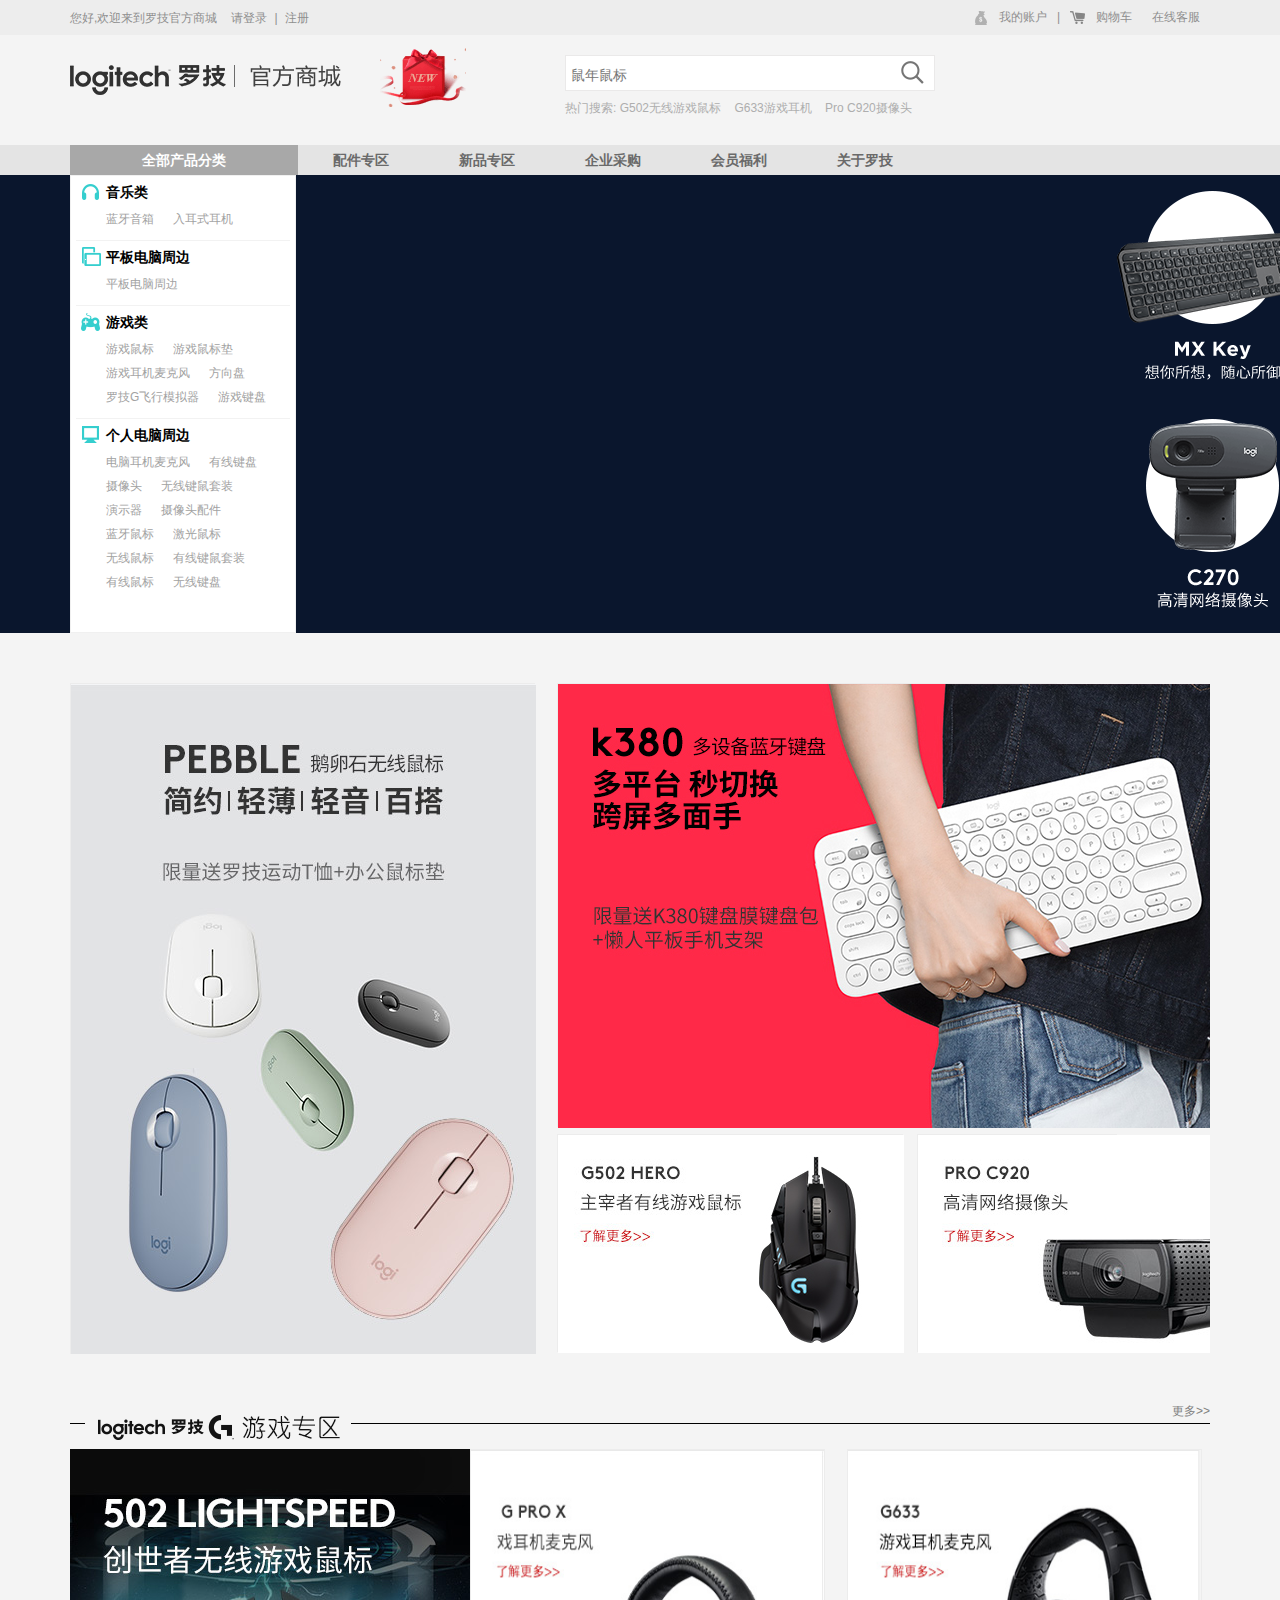
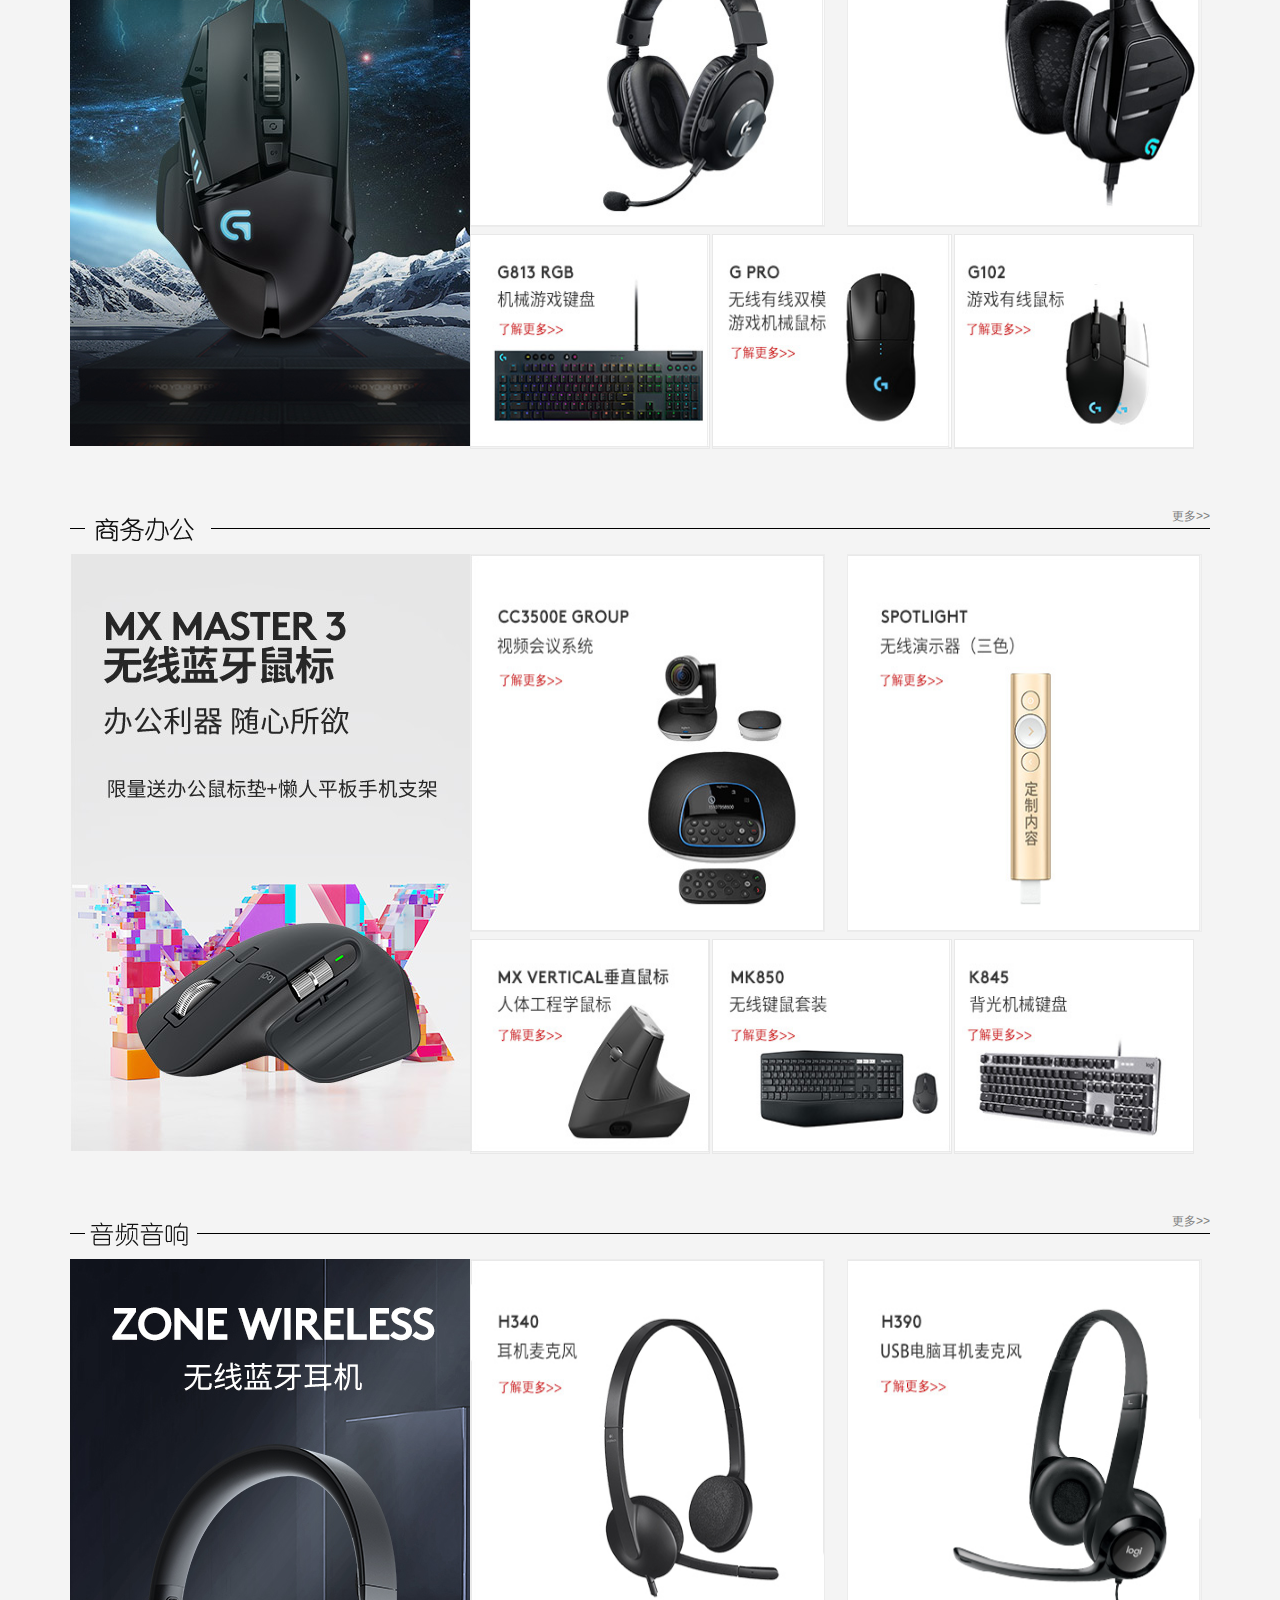
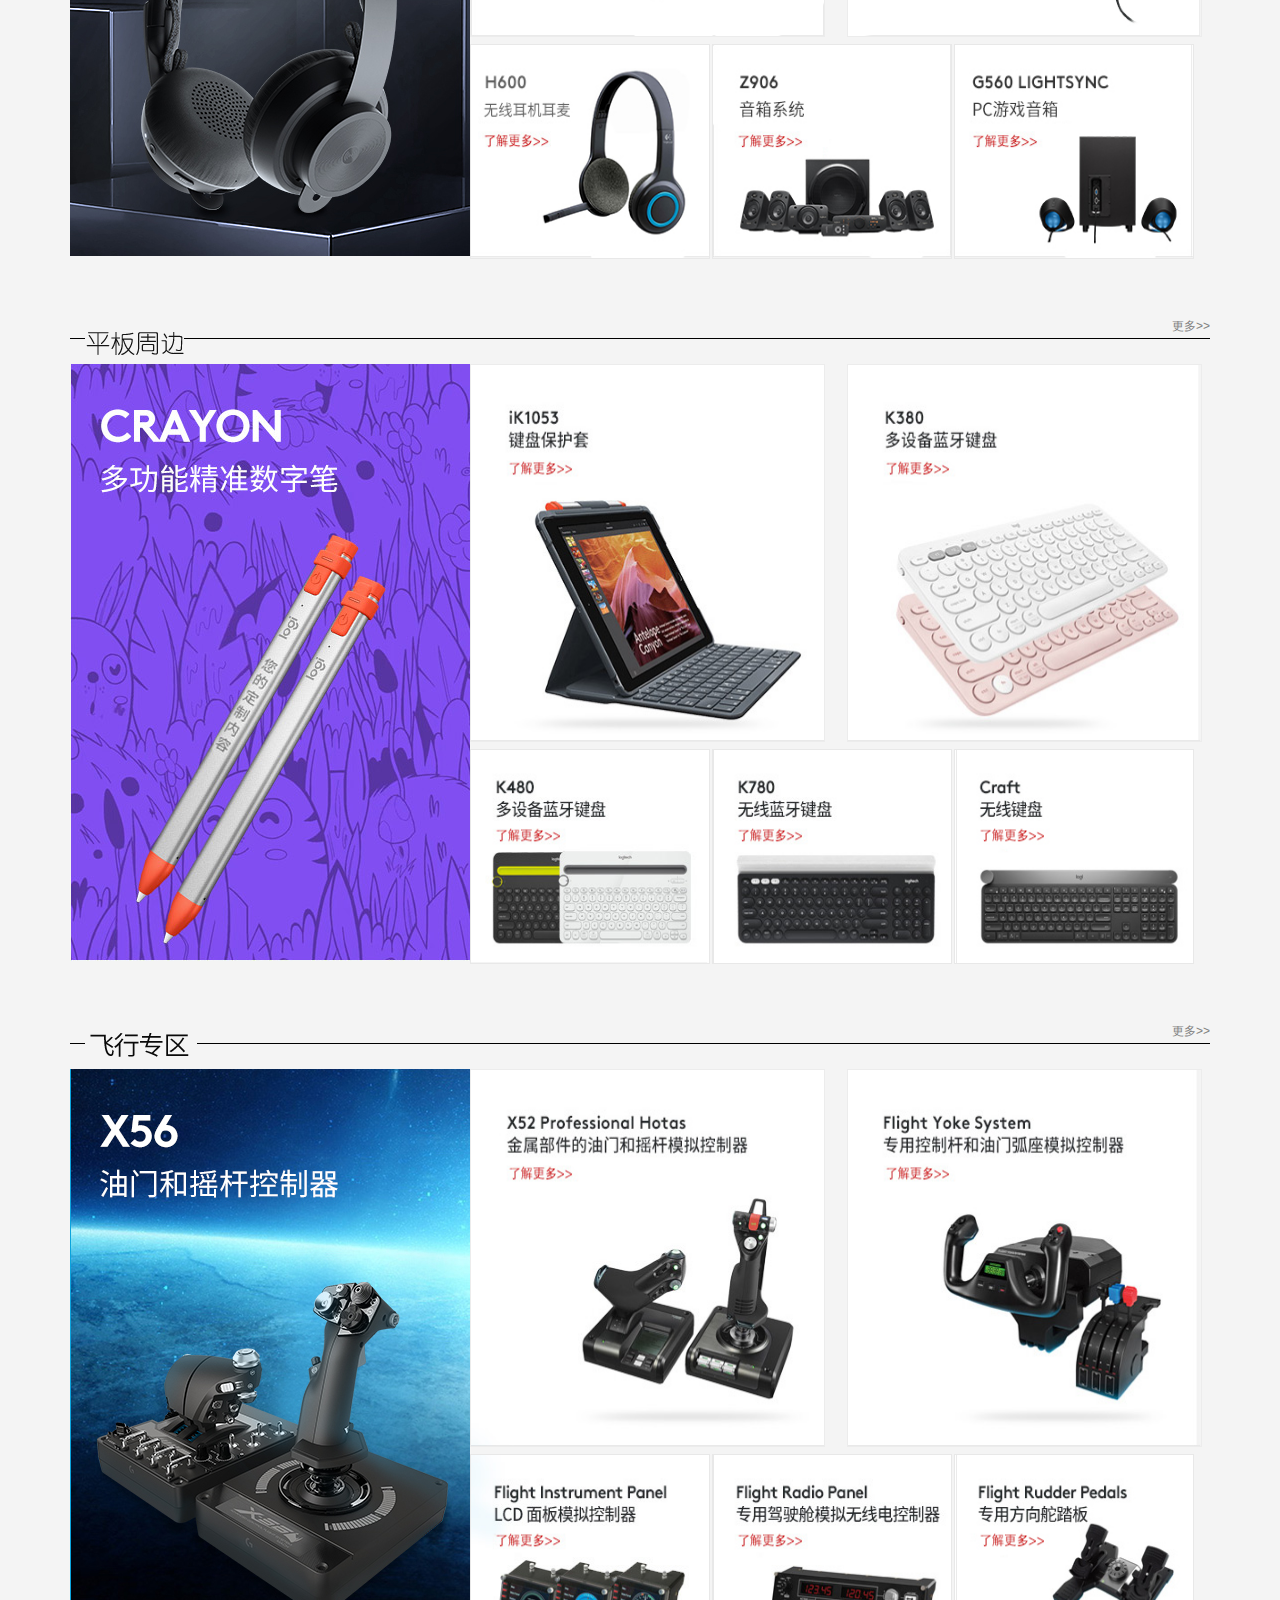
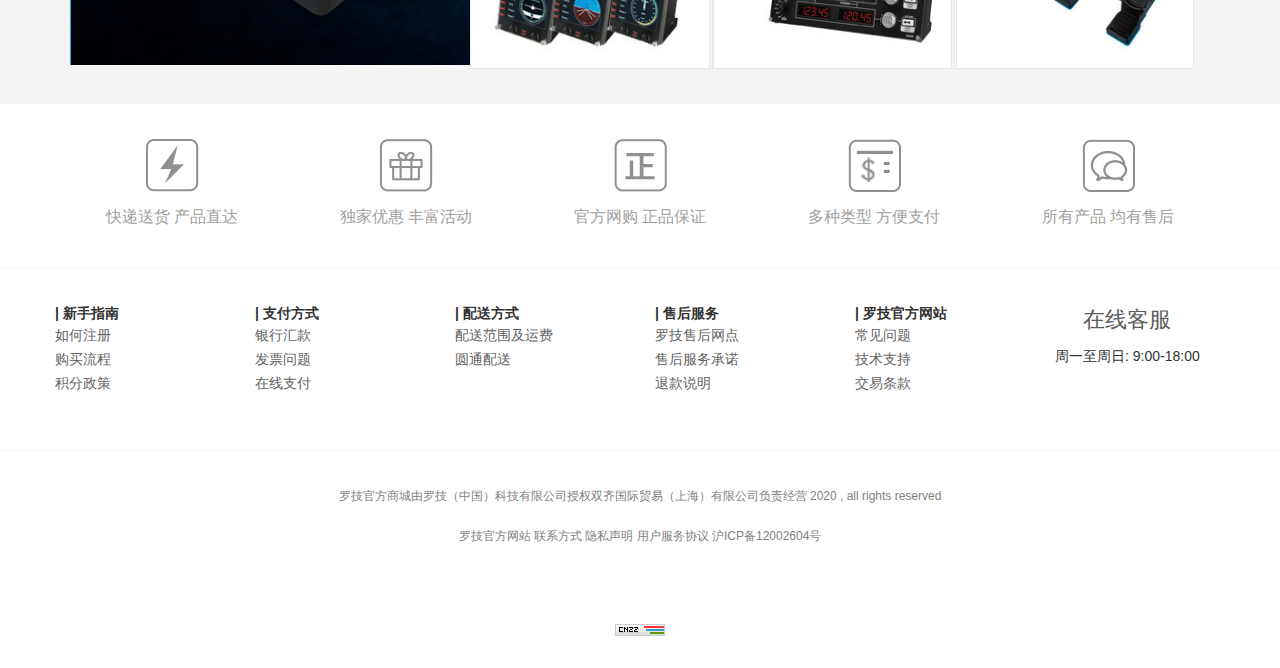
<file: html/index.html>
<!DOCTYPE html>
<html lang="en">
<head>
    <meta charset="UTF-8">
    <meta name="viewport" content="width=device-width, initial-scale=1.0">
    <title>Document</title>    
    <link rel="stylesheet" href="../css/reset.css">
    <link rel="stylesheet" href="../css/bootstrap.css" />
    <link rel="stylesheet" href="../css/index.css">
    <link rel="stylesheet" href="../css/swiper.css">
</head>
<body>
    <header class="header">
        <div class="top-bar">
        <div class="container">
            <div class="welcome">
                <span> 您好,欢迎来到罗技官方商城   &nbsp;&nbsp;</span>
                <a href="">请登录</a>
                <span>&nbsp;|&nbsp;</span>
                <a href="">注册</a>
            </div>
            <div class="right-rool">
                <a href="" class="zh"><span class="icon"></span>我的账户</a>
                <span class="f-l">|</span>
                <div class="gwc">
                    <a href=""><span class="icon-gwc"></span>购物车
                </a>
            </div>
            <a href="" class='zx'><span> 在线客服</span></a>
            </div>
        </div>
    </div>
    <div class="container header-wrap">
        <a href="" class="log"></a>
        <a href="" class="coupon"><img src="../img/新人注册.gif"></a>
        <div class="header-search">
            <div class="search-box">
                <input placeholder="鼠年鼠标" type="text" id="txtKeyName" autocomplete="off" style="width:370px">
                <a href="" class="search-sure"></a>
            </div>
            <p class="meat">               
                热门搜索:
                <a href="">G502无线游戏鼠标</a>
                <a href="">G633游戏耳机</a>
                <a href="">Pro C920摄像头</a>
            </p>
        </div>
    </div>
    </header>
    <!-- 头部结束 -->
    <nav class="nav-box">
        <div class="container">
            <ul class="nav clearfix">
                <li class="classify">
                    <a href="" class="f-a">全部产品分类</a>
                    <div class="fy-nav">
                        <dl>
                            <dt>
                                <a href=""><span class="icon-classify-03"></span>音乐类</a>
                            </dt>
                            <dd>
                                <a href="">蓝牙音箱</a>
                                <a href="">入耳式耳机</a>
                            </dd>
                            <dt>
                                <a href=""><span class="icon-classify-04"></span>平板电脑周边                                    </a>
                            </dt>
                            <dd>
                                <a href="">平板电脑周边</a>
                            </dd>
                            <dt>
                                <a href=""><span class="icon-classify-02"></span>游戏类 </a>
                            </dt>
                            <dd>
                                <a href="">游戏鼠标</a>
                                <a href="">游戏鼠标垫</a>
                                <a href="">游戏耳机麦克风</a>
                                <a href="">方向盘</a>
                                <a href="">罗技G飞行模拟器</a>
                                <a href="">游戏键盘</a>
                            </dd>
                            <dt>
                                <a href=""><span class="icon-classify-01"></span>个人电脑周边 </a>
                            </dt>
                            <dd>
                                <a href="">电脑耳机麦克风</a>
                                <a href="">有线键盘</a>
                                <a href="">摄像头</a>
                                <a href="">无线键鼠套装</a>
                                <a href="">演示器</a>
                                <a href="">摄像头配件</a>
                                <a href="">蓝牙鼠标</a>
                                <a href="">激光鼠标</a>
                                <a href="">无线鼠标</a>
                                <a href="">有线键鼠套装</a>
                                <a href="">有线鼠标</a>
                                <a href="">无线键盘</a>
                            </dd>
                        </dl>
                    </div>
                </li>
                <li><a href="" class="fr-a">配件专区</a></li>
                <li><a href="" class="fr-a">新品专区</a></li>
                <li><a href="" class="fr-a">企业采购</a></li>
                <li><a href="" class="fr-a">会员福利</a></li>
                <li><a href="" class="fr-a">关于罗技</a></li>
            </ul>
        </div>
    </nav>
    <!-- 导航结束 -->
    <section>
        <div class="banner">
            <div class="banner1">
                <div class="swiper-container swiper1">
                    <div class="swiper-wrapper">
                    </div>
                    <div class="swiper-pagination"></div>
                </div>
                <div class="left-banner">
                    <div class="left-box">
                        <a href=""><img src="../img/mxkey.png"></a>
                    </div>
                    <div class="left-box">
                        <a href=""><img src="../img/c270.png"></a>
                    </div>
                </div>
            </div>
        </div>    
    <!-- banner结束 -->
    <div class="container">
        <aside style="margin-bottom: 25px;"></aside>
        <div class="index-box">
            <ul>
                <li class="add-1">
                    <a href=""><img src="../img/G403.jpg"></a>
                </li>
                <li class="add-2">
                    <a href=""><img src="../img/syk380.jpg"></a>
                </li>
                <li class="add-3">
                    <a herf=""><img src="../img/g502.jpg"></a>
                </li>
                <li class="add-4">
                    <a href=""><img src="../img/K840.jpg"></a>
                </li>
            </ul>
        </div>
        <div class="index-box clearfix">
            <h3 class="index-title"><span><img src="../img/index-title-01.png"></span>
            <a href="" class="more">更多>></a></h3>
            <div class="index-content">
                <div class="index-left">
                    <a><img src="../img/赠品去掉.jpg"></a>
                </div>
                    <ul class="index-right">
                    <li class="add-1"><a><img src="../img/G302.jpg"></a></li>
                    <li class="add-2"><a><img src="../img/G500s.jpg"></a></li>
                    <li class="add-3"><a><img src="../img/G231.jpg"></a></li>
                    <li class="add-4"><a><img src="../img/G102.jpg"></a></li>
                    <li class="add-5"><a><img src="../img/G402.jpg"></a></li>
                </ul>
            </div>
        </div>
        <div class="index-box clearfix">
            <h3 class="index-title"><span><img src="../img/index-title-02.png"></span>
            <a href="" class="more">更多>></a></h3>
            <div class="index-content">
                <div class="index-left">
                    <a><img src="../img/SPOTLIGHT.jpg"></a>
                </div>
                    <ul class="index-right">
                    <li class="add-1"><a><img src="../img/G302-53.jpg"></a></li>
                    <li class="add-2"><a><img src="../img/G500s-54.jpg"></a></li>
                    <li class="add-3"><a><img src="../img/M238.jpg"></a></li>
                    <li class="add-4"><a><img src="../img/G100s.jpg"></a></li>
                    <li class="add-5"><a><img src="../img/C670i.jpg"></a></li>
                </ul>
            </div>
        </div>
        <div class="index-box clearfix">
            <h3 class="index-title"><span><img src="../img/index-title-03.png"></span>
            <a href="" class="more">更多>></a></h3>
            <div class="index-content">
                <div class="index-left">
                    <a><img src="../img/Zone-Wireless.jpg"></a>
                </div>
                    <ul class="index-right">
                    <li class="add-1"><a><img src="../img/h340.jpg"></a></li>
                    <li class="add-2"><a><img src="../img/h390.jpg"></a></li>
                    <li class="add-3"><a><img src="../img/h600.jpg"></a></li>
                    <li class="add-4"><a><img src="../img/z906.jpg"></a></li>
                    <li class="add-5"><a><img src="../img/g560.jpg"></a></li>
                </ul>
            </div>
        </div>
        <div class="index-box clearfix">
            <h3 class="index-title"><span><img src="../img/index-title-04.png"></span>
            <a href="" class="more">更多>></a></h3>
            <div class="index-content">
                <div class="index-left">
                    <a><img src="../img/G310.jpg"></a>
                </div>
                    <ul class="index-right">
                    <li class="add-1"><a><img src="../img/G302-71.jpg"></a></li>
                    <li class="add-2"><a><img src="../img/K780.jpg"></a></li>
                    <li class="add-3"><a><img src="../img/G130-73.jpg"></a></li>
                    <li class="add-4"><a><img src="../img/G100s-74.jpg"></a></li>
                    <li class="add-5"><a><img src="../img/G402-75.jpg"></a></li>
                </ul>
            </div>
        </div>
        <div class="index-box clearfix">
            <h3 class="index-title"><span><img src="../img/index-title-05.png"></span>
            <a href="" class="more">更多>></a></h3>
            <div class="index-content">
                <div class="index-left">
                    <a><img src="../img/G310 (1).jpg"></a>
                </div>
                    <ul class="index-right">
                    <li class="add-1"><a><img src="../img/3.jpg"></a></li>
                    <li class="add-2"><a><img src="../img/6.jpg"></a></li>
                    <li class="add-3"><a><img src="../img/2.jpg"></a></li>
                    <li class="add-4"><a><img src="../img/1.jpg"></a></li>
                    <li class="add-5"><a><img src="../img/c5.jpg"></a></li>
                </ul>
            </div>
        </div>
    </div>
    </section>
<footer>
    <div class="footer-wrap">
        <div class="container servers">
            <span><i class="servers-1"></i>快递送货 产品直达</span>
            <span><i class="servers-2"></i>独家优惠 丰富活动</span>
            <span><i class="servers-3"></i>官方网购 正品保证</span>
            <span><i class="servers-4"></i>多种类型 方便支付</span>
            <span><i class="servers-5"></i>所有产品 均有售后</span>
        </div>
    </div>
    <div class="footer-wrap">
        <div class="container help-box">
            <dl class="help-dl">
                <dt>|&nbsp;新手指南</dt>
                <dd><a href="">如何注册</a></dd>
                <dd><a href="">购买流程</a></dd>
                <dd><a href="">积分政策</a></dd>
            </dl>
            <dl class="help-dl">
                <dt>|&nbsp;支付方式</dt>
                <dd><a href="">银行汇款</a></dd>
                <dd><a href="">发票问题</a></dd>
                <dd><a href="">在线支付</a></dd>
            </dl>
            <dl class="help-dl">
                <dt>|&nbsp;配送方式</dt>
                <dd><a href="">配送范围及运费</a></dd>
                <dd><a href="">圆通配送</a></dd>
            </dl>
            <dl class="help-dl">
                <dt>|&nbsp;售后服务</dt>
                <dd><a href="">罗技售后网点</a></dd>
                <dd><a href="">售后服务承诺</a></dd>
                <dd><a href="">退款说明</a></dd>
            </dl>
            <dl class="help-dl">
                <dt>|&nbsp;罗技官方网站</dt>
                <dd><a href="">常见问题</a></dd>
                <dd><a href="">技术支持</a></dd>
                <dd><a href="">交易条款</a></dd>
            </dl>
            <div class="help-contact">
                <a class="user-a"><p class="p1">在线客服</p></a>
                <p class="p2">周一至周日: 9:00-18:00</p>
            </div>
        </div>
    </div>
    <div>
        <div class="container copyright">
            <p>罗技官方商城由罗技（中国）科技有限公司授权双齐国际贸易（上海）有限公司负责经营 2020 , all rights reserved</p>
            <p>
                <a style="color: #7f7f7f;" href="">罗技官方网站</a>
                <a style="color: #7f7f7f;" href="">联系方式</a>
                <a style="color: #7f7f7f;" href="">隐私声明</a>
                <a style="color: #7f7f7f;" href="">用户服务协议</a>
                <a style="color: #7f7f7f;" href="">沪ICP备12002604号</a>
            </p>
        </div>
        <div class="container copyright">
            <span><img src="../img/pic.gif"></span>
        </div>
    </div>
</footer>
</body>
<script src="../js/swiper.js"></script>
<script src="../js/bootstrap.js"></script>
 <script src="../js/jquery-1.8.3.min.js"></script>
<script src="../js/index.js"></script>
<script>
    var mySwiper= new Swiper('.swiper1',{
        loop:true,
        mousewheel:true,
        speed:1000,
        autoplay:{
            delay:2000
        },
        pagination:{
            el:'.swiper-pagination',
            clickable:true,
            renderBullet:function(index,className){
                return '<span class="'+className+'">'+(index+1)+'</span>'
            }
        }
    })
</script>
</html>
</file>
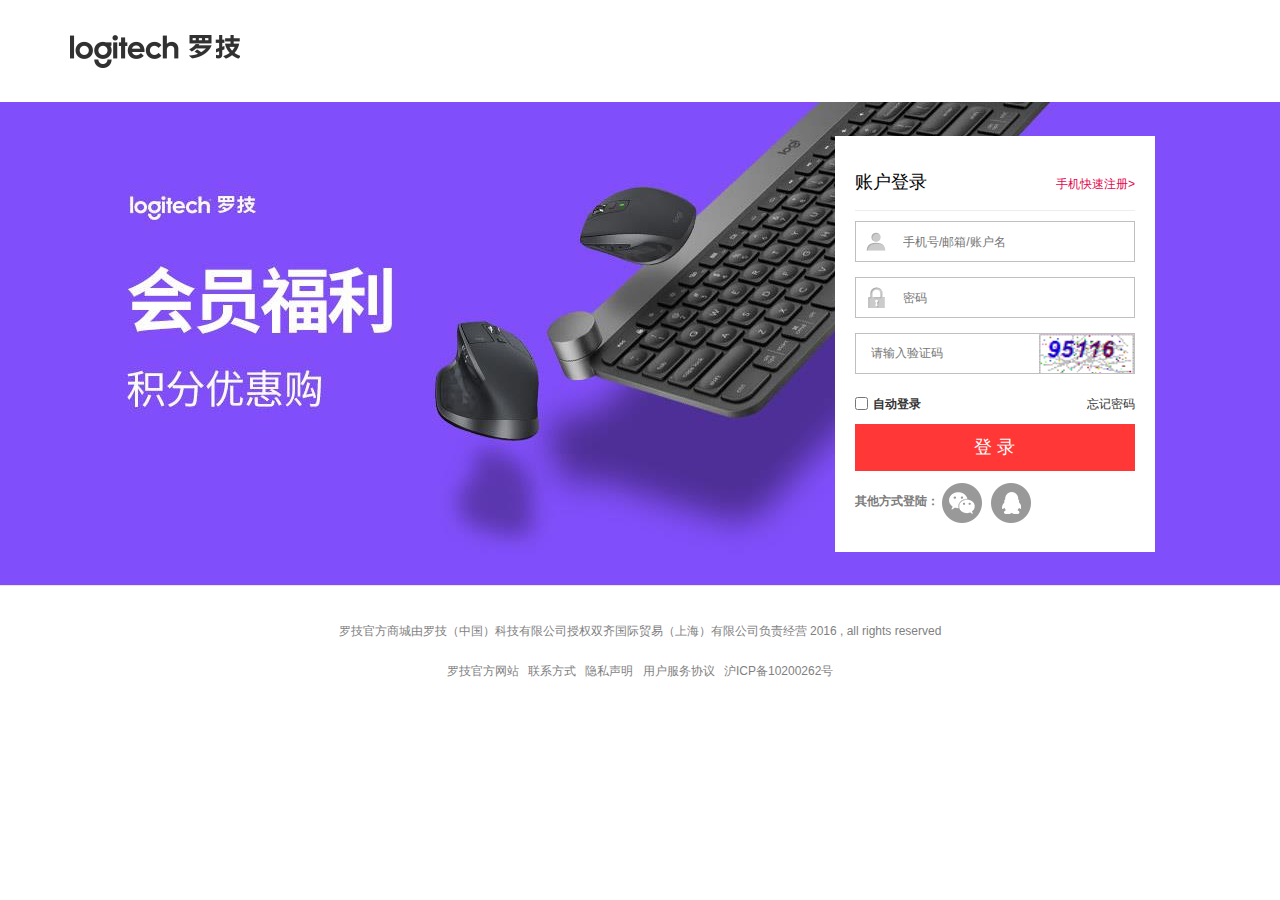
<file: html/login.html>
<!DOCTYPE html>
<html lang="en">
<head>
    <meta charset="UTF-8">
    <meta name="viewport" content="width=device-width, initial-scale=1.0">
    <title>Document</title>
    <link rel="stylesheet" href="../css/reset.css">
    <link rel="stylesheet" href="../css/bootstrap.css" />
    <link rel="stylesheet" href="../css/login.css" />
</head>
<body>
    <header>
        <div class="container">
            <a href=""></a>
        </div>
    </header>
    <section>
        <div class='bg'>
            <a href=""></a>
        </div>
        <div class="login-box">
            <h4 class="login-title"><span class="name">账户登录</span><a class="link-a" href="">手机快速注册&gt;</a> </h4>
            <div id="LoginFrom" class="login-form">
                <div class="form-list">
                    <input class="input-text" placeholder="手机号/邮箱/账户名" value="" id="txtCustomerID" type="text">
                    <i class="icon-login-user"></i>
                </div>
                <div class="form-list">
                    <input class="input-text" placeholder="密码" value="" id="txtPassword" type="password">
                    <i class="icon-login-password"></i>
                </div>
                <div id="c1"></div>
                <div class="form-list">
                    <input class="input-yzm" style="width: 100%;height:100%;border:0px;padding-left:15px" placeholder="请输入验证码" id="txtYXYZM" type="text" autocomplete="off">
                    <img id="imgcode" alt="验证码" width="95" height="41" src="../img/Coptcha.gif" style="position:absolute;right:0px;top:0px">
                </div>
            </div>
            <div>
            <p class="login-tool">
                <label class="label-check"><input type="checkbox">自动登录</label>
                <a class="link-a" href="">忘记密码</a>
                <a class="user-default-btn" href="">登     录</a>
            </p>
        </div>
        <div class="other-login">
            <label class="label-text">其他方式登陆：</label>
            <a class="icon-login-wx"href="" id="linkBtnLgWX"></a>
            <a class="icon-login-qq"href="" id="linkBtnLgQQ"></a>
            </div>
        </div>
        
    </section>

    <footer class="footer-box">
        <div class="container">
            <p>罗技官方商城由罗技（中国）科技有限公司授权双齐国际贸易（上海）有限公司负责经营 2016 , all rights reserved</p>
            <p>
                <a href="" >罗技官方网站</a>
                <a href="" >联系方式</a>
                <a href="">隐私声明</a>
                <a href="" >用户服务协议</a>
                <a href="" >沪ICP备10200262号</a>
            </p>
        </div>
</body>
<script src="../js/bootstrap.js"></script>
 <script src="../js/jquery-1.8.3.min.js"></script>
<script src="../js/index.js"></script>
</html>
</file>
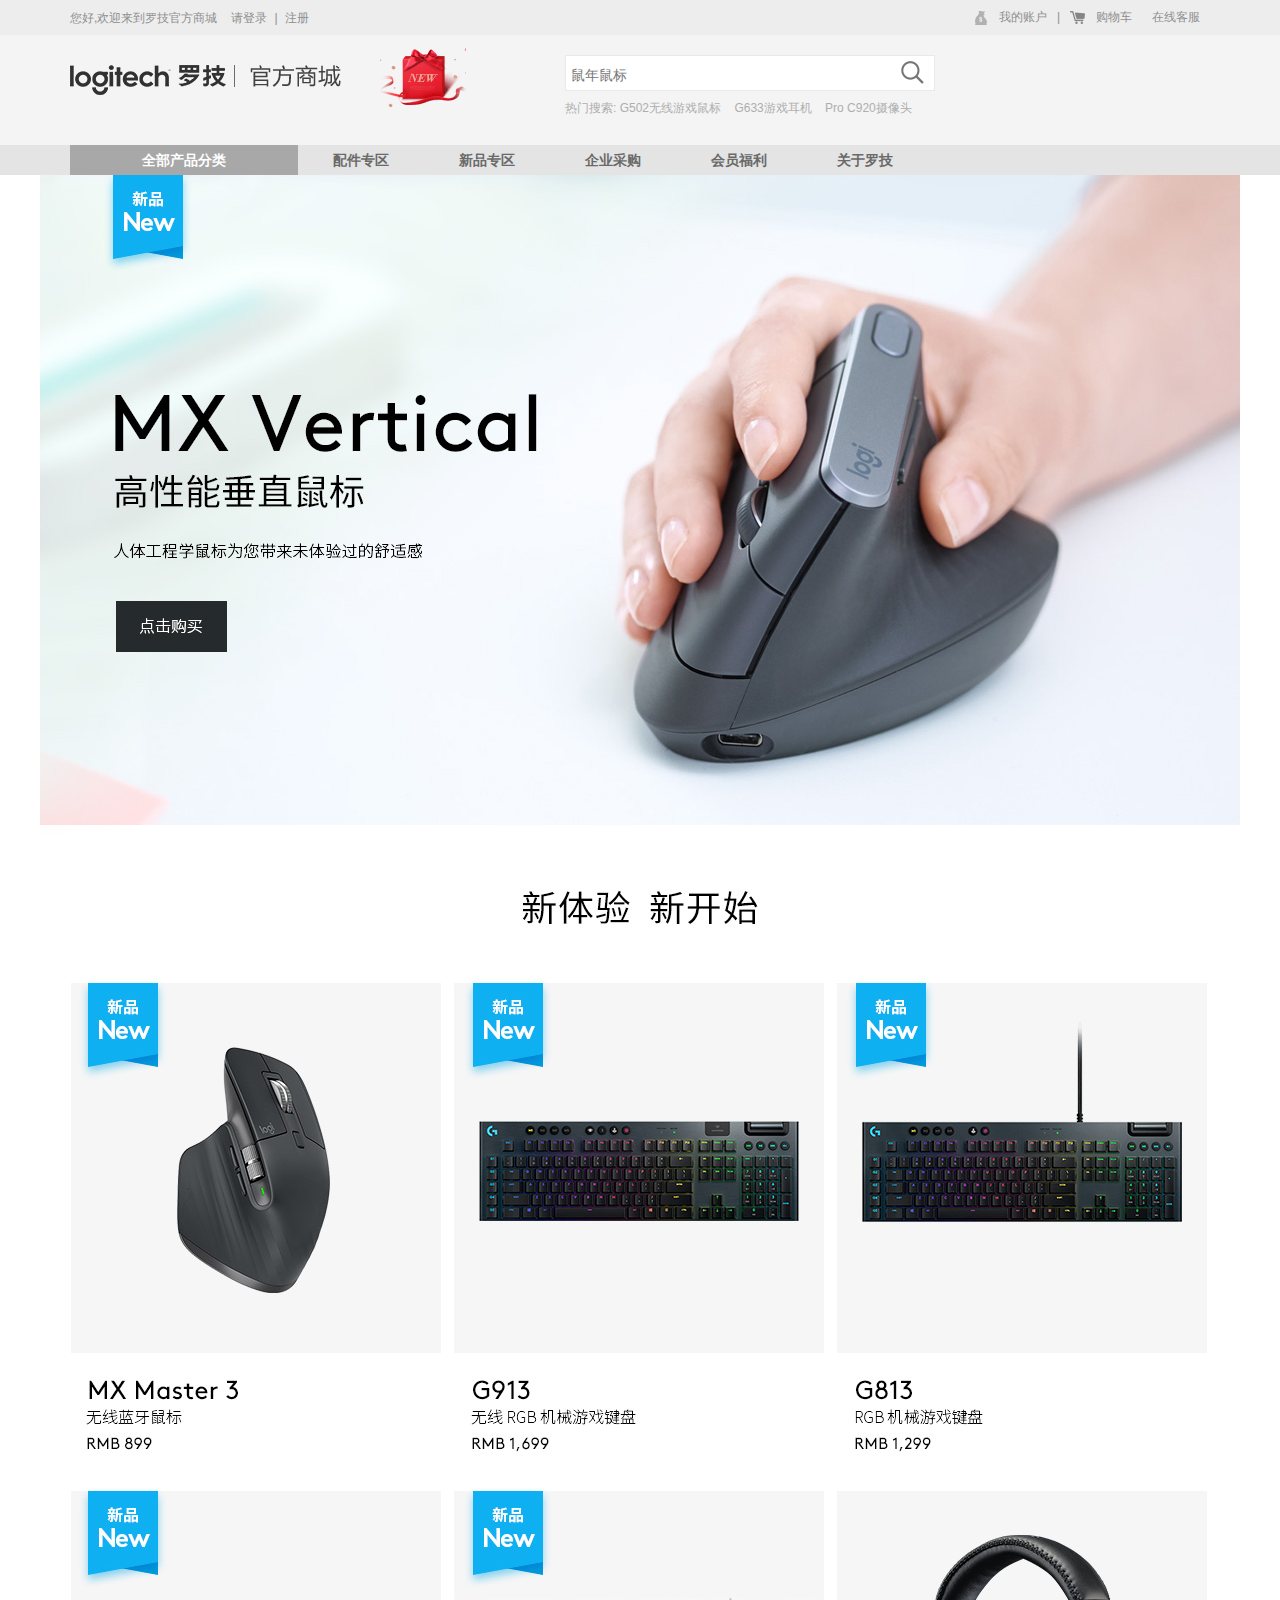
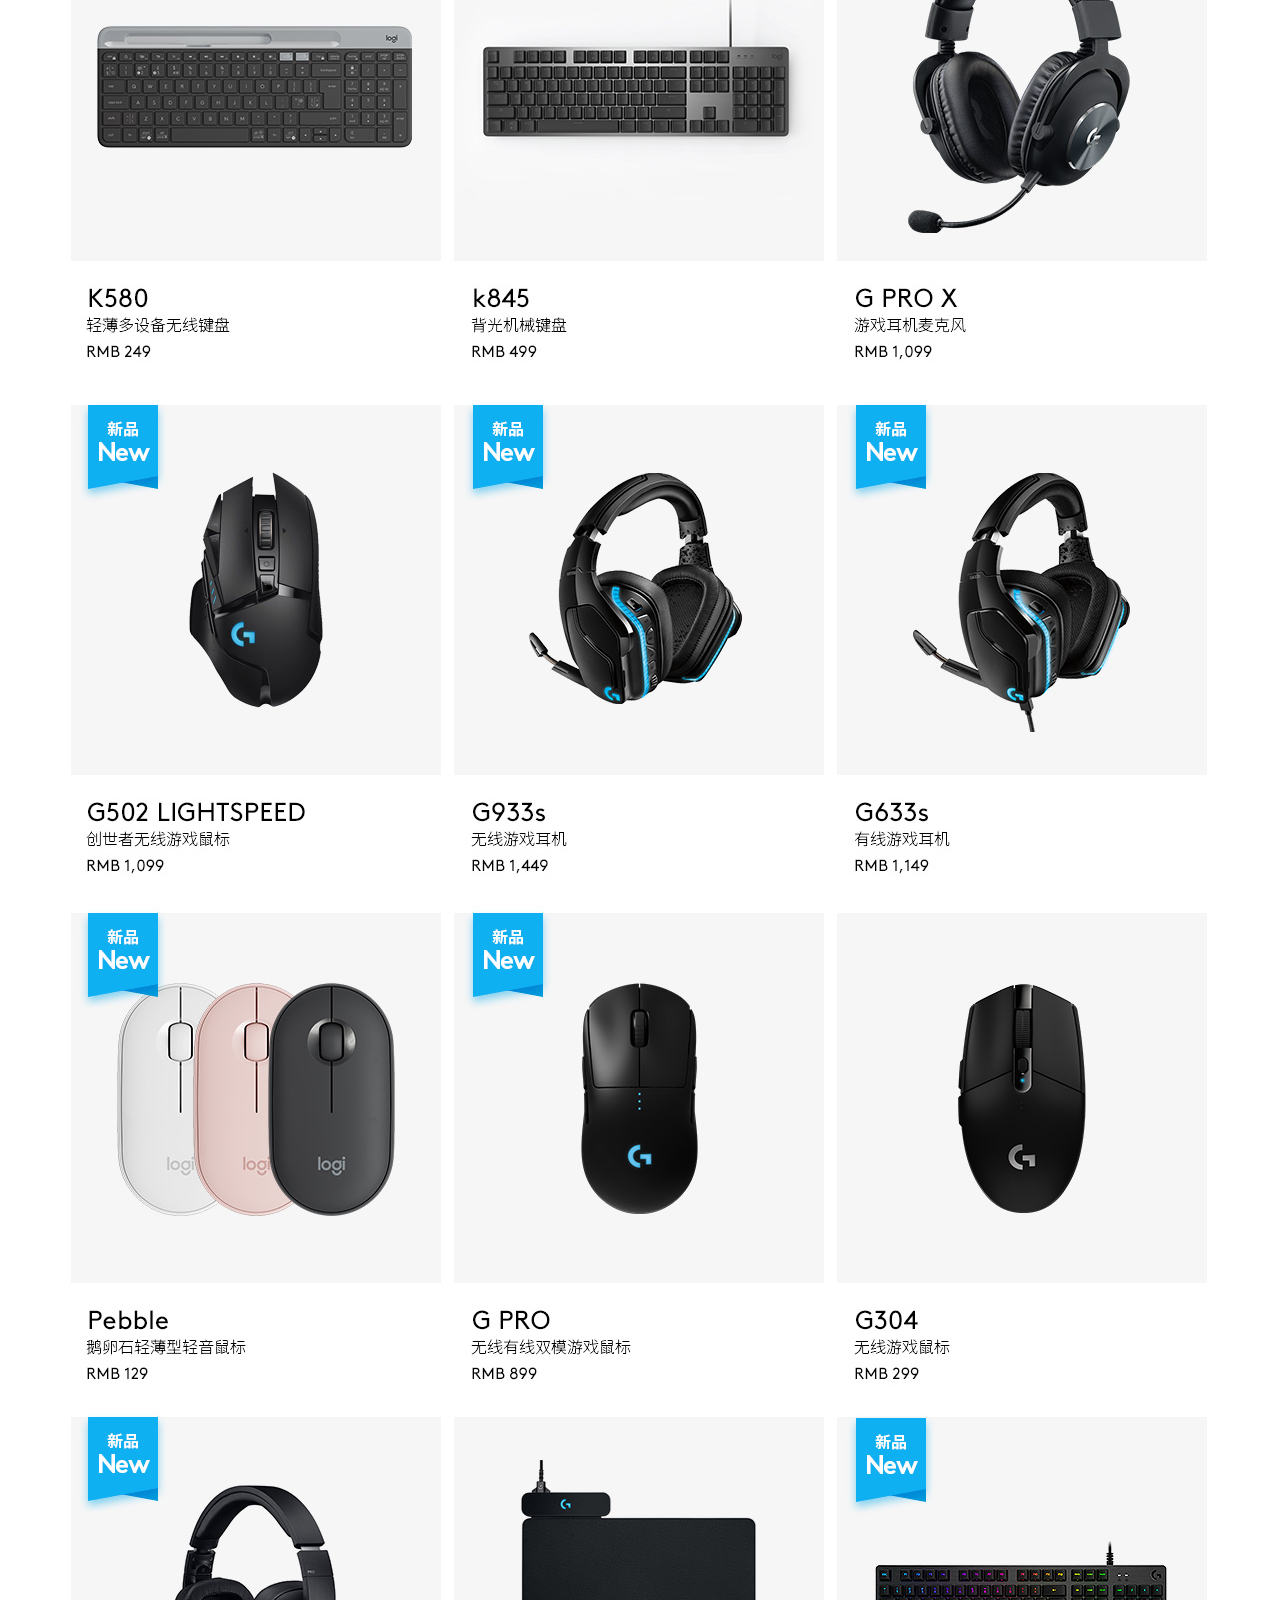
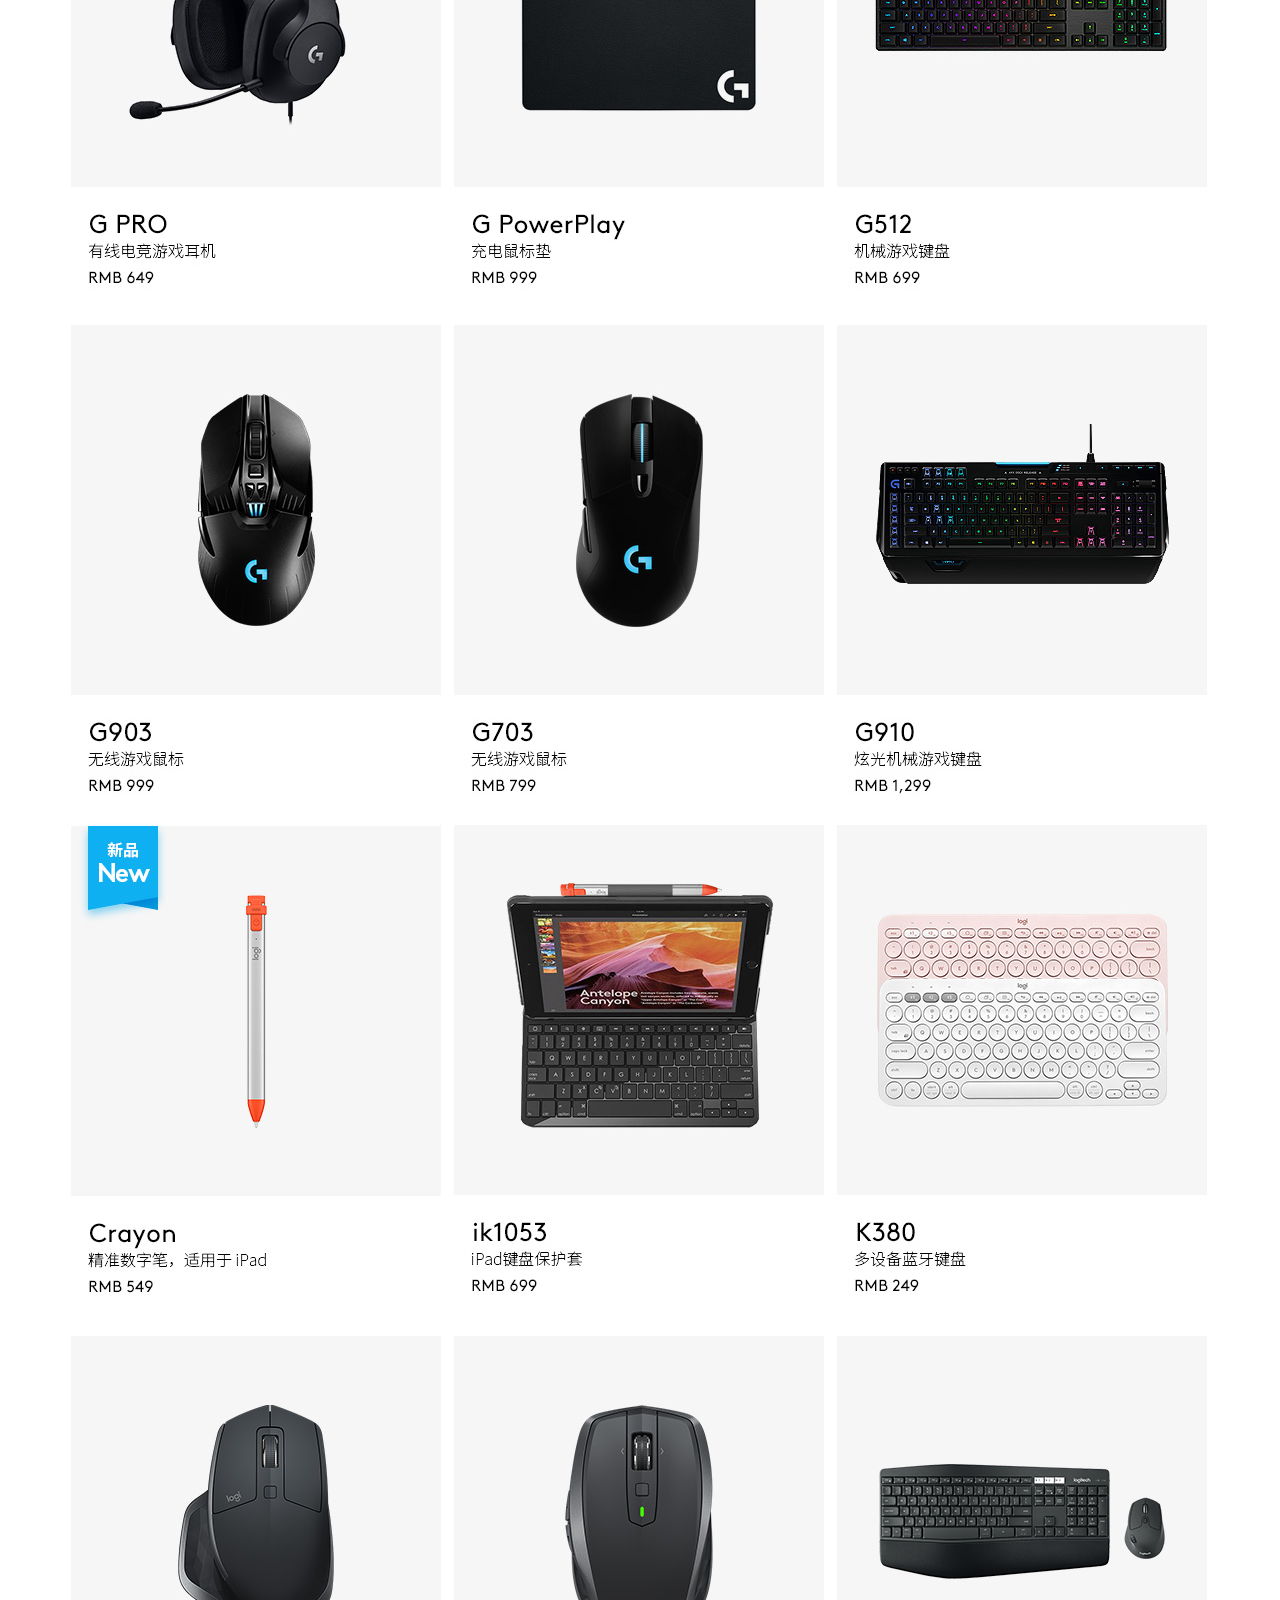
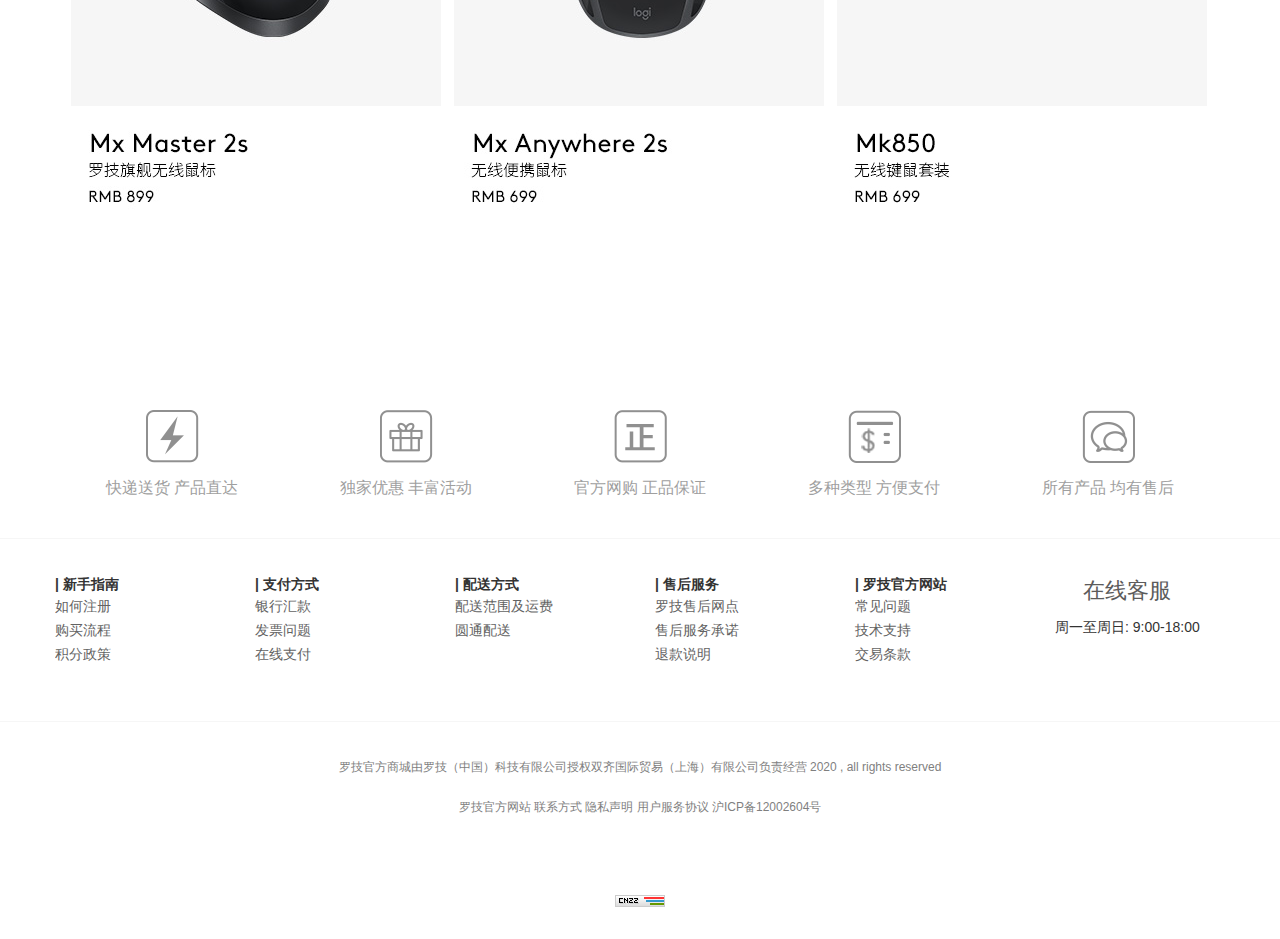
<file: html/new.html>
<!DOCTYPE html>
<html lang="en">
<head>
    <meta charset="UTF-8">
    <meta name="viewport" content="width=device-width, initial-scale=1.0">
    <title>Document</title>    
    <link rel="stylesheet" href="../css/reset.css">
    <link rel="stylesheet" href="../css/bootstrap.css" />
    <link rel="stylesheet" href="../css/index.css">
    <link rel="stylesheet" href="../css/swiper.css">
</head>
<body>
    <header class="header">
        <div class="top-bar">
        <div class="container">
            <div class="welcome">
                <span> 您好,欢迎来到罗技官方商城   &nbsp;&nbsp;</span>
                <a href="">请登录</a>
                <span>&nbsp;|&nbsp;</span>
                <a href="">注册</a>
            </div>
            <div class="right-rool">
                <a href="" class="zh"><span class="icon"></span>我的账户</a>
                <span class="f-l">|</span>
                <div class="gwc">
                    <a href=""><span class="icon-gwc"></span>购物车
                </a>
            </div>
            <a href="" class='zx'><span> 在线客服</span></a>
            </div>
        </div>
    </div>
    <div class="container header-wrap">
        <a href="" class="log"></a>
        <a href="" class="coupon"><img src="../img/新人注册.gif"></a>
        <div class="header-search">
            <div class="search-box">
                <input placeholder="鼠年鼠标" type="text" id="txtKeyName" autocomplete="off" style="width:370px">
                <a href="" class="search-sure"></a>
            </div>
            <p class="meat">               
                热门搜索:
                <a href="">G502无线游戏鼠标</a>
                <a href="">G633游戏耳机</a>
                <a href="">Pro C920摄像头</a>
            </p>
        </div>
    </div>
    </header>
    <!-- 头部结束 -->
    <nav class="nav-box">
        <div class="container">
            <ul class="nav clearfix">
                <li class="classify">
                    <a href="" class="f-a">全部产品分类</a>
                    <div class="fy-nav" style="display: none;">
                        <dl>
                            <dt>
                                <a href=""><span class="icon-classify-03"></span>音乐类</a>
                            </dt>
                            <dd>
                                <a href="">蓝牙音箱</a>
                                <a href="">入耳式耳机</a>
                            </dd>
                            <dt>
                                <a href=""><span class="icon-classify-04"></span>平板电脑周边                                    </a>
                            </dt>
                            <dd>
                                <a href="">平板电脑周边</a>
                            </dd>
                            <dt>
                                <a href=""><span class="icon-classify-02"></span>游戏类 </a>
                            </dt>
                            <dd>
                                <a href="">游戏鼠标</a>
                                <a href="">游戏鼠标垫</a>
                                <a href="">游戏耳机麦克风</a>
                                <a href="">方向盘</a>
                                <a href="">罗技G飞行模拟器</a>
                                <a href="">游戏键盘</a>
                            </dd>
                            <dt>
                                <a href=""><span class="icon-classify-01"></span>个人电脑周边 </a>
                            </dt>
                            <dd>
                                <a href="">电脑耳机麦克风</a>
                                <a href="">有线键盘</a>
                                <a href="">摄像头</a>
                                <a href="">无线键鼠套装</a>
                                <a href="">演示器</a>
                                <a href="">摄像头配件</a>
                                <a href="">蓝牙鼠标</a>
                                <a href="">激光鼠标</a>
                                <a href="">无线鼠标</a>
                                <a href="">有线键鼠套装</a>
                                <a href="">有线鼠标</a>
                                <a href="">无线键盘</a>
                            </dd>
                        </dl>
                    </div>
                </li>
                <li><a href="" class="fr-a">配件专区</a></li>
                <li><a href="" class="fr-a">新品专区</a></li>
                <li><a href="" class="fr-a">企业采购</a></li>
                <li><a href="" class="fr-a">会员福利</a></li>
                <li><a href="" class="fr-a">关于罗技</a></li>
            </ul>
        </div>
    </nav>
    <!-- 导航结束 -->
    <div align="center">
        <table class="ke-zeroborder" width="1200">
            <tbody>
                <tr>
                    <td><a href=""><img src="../img/xinpin_01.jpg"></a></td>
                </tr>
            </tbody>
        </table>
        <table class="ke-zeroborder">
            <tbody>
                <tr>
                    <td><a href=""><img src="../img/xinpin_02.jpg"></a></td>
                    <td><a href=""><img src="../img/xinpin_03.jpg"></a></td>
                    <td><a href=""><img src="../img/xinpin_04.jpg"></a></td>
                </tr>
            </tbody>
        </table>
        <table class="ke-zeroborder">
            <tbody>
                <tr>
                    <td><a href=""><img src="../img/xinpin_05.jpg"></a></td>
                    <td><a href=""><img src="../img/xinpin_06.jpg"></a></td>
                    <td><a href=""><img src="../img/xinpin_07.jpg"></a></td>
                </tr>
            </tbody>
        </table>
        <table class="ke-zeroborder">
            <tbody>
                <tr>
                    <td><a href=""><img src="../img/xinpin_08.jpg"></a></td>
                    <td><a href=""><img src="../img/xinpin_09.jpg"></a></td>
                    <td><a href=""><img src="../img/xinpin_10.jpg"></a></td>
                </tr>
            </tbody>
        </table>
        <table class="ke-zeroborder">
            <tbody>
                <tr>
                    <td><a href=""><img src="../img/xinpin_11.jpg"></a></td>
                    <td><a href=""><img src="../img/xinpin_12.jpg"></a></td>
                    <td><a href=""><img src="../img/xinpin_13.jpg"></a></td>
                </tr>
            </tbody>
        </table>
        <table class="ke-zeroborder">
            <tbody>
                <tr>
                    <td><a href=""><img src="../img/xinpin_14.jpg"></a></td>
                    <td><a href=""><img src="../img/xinpin_15.jpg"></a></td>
                    <td><a href=""><img src="../img/xinpin_16.jpg"></a></td>
                </tr>
            </tbody>
        </table>
        <table class="ke-zeroborder">
            <tbody>
                <tr>
                    <td><a href=""><img src="../img/xinpin_17.jpg"></a></td>
                    <td><a href=""><img src="../img/xinpin_18.jpg"></a></td>
                    <td><a href=""><img src="../img/xinpin_19.jpg"></a></td>
                </tr>
            </tbody>
        </table>
        <table class="ke-zeroborder">
            <tbody>
                <tr>
                    <td><a href=""><img src="../img/xinpin_20.jpg"></a></td>
                    <td><a href=""><img src="../img/xinpin_21.jpg"></a></td>
                    <td><a href=""><img src="../img/xinpin_22.jpg"></a></td>
                </tr>
            </tbody>
        </table>
        <table class="ke-zeroborder">
            <tbody>
                <tr>
                    <td><a href=""><img src="../img/xinpin_23.jpg"></a></td>
                    <td><a href=""><img src="../img/xinpin_24.jpg"></a></td>
                    <td><a href=""><img src="../img/xinpin_25.jpg"></a></td>
                </tr>
            </tbody>
        </table>
    </div>
<footer>
    <div class="footer-wrap">
        <div class="container servers">
            <span><i class="servers-1"></i>快递送货 产品直达</span>
            <span><i class="servers-2"></i>独家优惠 丰富活动</span>
            <span><i class="servers-3"></i>官方网购 正品保证</span>
            <span><i class="servers-4"></i>多种类型 方便支付</span>
            <span><i class="servers-5"></i>所有产品 均有售后</span>
        </div>
    </div>
    <div class="footer-wrap">
        <div class="container help-box">
            <dl class="help-dl">
                <dt>|&nbsp;新手指南</dt>
                <dd><a href="">如何注册</a></dd>
                <dd><a href="">购买流程</a></dd>
                <dd><a href="">积分政策</a></dd>
            </dl>
            <dl class="help-dl">
                <dt>|&nbsp;支付方式</dt>
                <dd><a href="">银行汇款</a></dd>
                <dd><a href="">发票问题</a></dd>
                <dd><a href="">在线支付</a></dd>
            </dl>
            <dl class="help-dl">
                <dt>|&nbsp;配送方式</dt>
                <dd><a href="">配送范围及运费</a></dd>
                <dd><a href="">圆通配送</a></dd>
            </dl>
            <dl class="help-dl">
                <dt>|&nbsp;售后服务</dt>
                <dd><a href="">罗技售后网点</a></dd>
                <dd><a href="">售后服务承诺</a></dd>
                <dd><a href="">退款说明</a></dd>
            </dl>
            <dl class="help-dl">
                <dt>|&nbsp;罗技官方网站</dt>
                <dd><a href="">常见问题</a></dd>
                <dd><a href="">技术支持</a></dd>
                <dd><a href="">交易条款</a></dd>
            </dl>
            <div class="help-contact">
                <a class="user-a"><p class="p1">在线客服</p></a>
                <p class="p2">周一至周日: 9:00-18:00</p>
            </div>
        </div>
    </div>
    <div>
        <div class="container copyright">
            <p>罗技官方商城由罗技（中国）科技有限公司授权双齐国际贸易（上海）有限公司负责经营 2020 , all rights reserved</p>
            <p>
                <a style="color: #7f7f7f;" href="">罗技官方网站</a>
                <a style="color: #7f7f7f;" href="">联系方式</a>
                <a style="color: #7f7f7f;" href="">隐私声明</a>
                <a style="color: #7f7f7f;" href="">用户服务协议</a>
                <a style="color: #7f7f7f;" href="">沪ICP备12002604号</a>
            </p>
        </div>
        <div class="container copyright">
            <span><img src="../img/pic.gif"></span>
        </div>
    </div>
</footer>
</body>
<script src="../js/swiper.js"></script>
<script src="../js/bootstrap.js"></script>
 <script src="../js/jquery-1.8.3.min.js"></script>
<script src="../js/index.js"></script>
<script>
    $(document).ready(function(){
        $(".f-a").mouseover(function(){
            $(".fy-nav").css({"dispaly":"block"})
        })
        $(".fy-nav").mouseout(function(){
            $(".fy-nav").css({"display":"none"})
        })
    })
</script>
</html>
</file>
<file: css/index.css>
a:hover{
    text-decoration: none;
}
.header{
    top: 0;
    position: relative;
    height: 145px;
    z-index: 1000;
    background-color:#f4f4f4;;
}
.header .top-bar {
    position: relative;
    background: #ededed;
    height: 35px;
    line-height: 35px;
    color: #8f8f8f;
    z-index: 10;
}
.top-bar .welcome{
    /* display: inline; */
    float: left;
}
.top-bar span,.top-bar a{
    line-height: 35px;
    color: #8f8f8f;
    font-size: 12px;
}
.right-rool{
    /* display: inline; */
    float: right;
}
.right-rool .icon{
    display: inline-block;
    width: 16px;
    height: 16px;
    vertical-align: middle;
    margin-right: 10px;
    background: url(../img/icon-account.png) no-repeat;
}
.right-rool .gwc{
    position: relative;
    float: left;
    z-index: 10;
}
.f-l{
        float: left;
}
.right-rool .zh{
    float: left;
    color: #8f8f8f;
    margin: 0 10px;
    position: relative;
}
.right-rool .gwc a{
    float: left;
    color: #8f8f8f;
    margin: 0 10px;
    position: relative;
}
.gwc .icon-gwc{
    display: inline-block;
    width: 16px;
    height: 16px;
    vertical-align: middle;
    margin-right: 10px;
    background: url(../img/icon-cart.png) no-repeat;
    margin-top: -2px;
    position: relative;
}
.zx{
    float: left;
    color: #8f8f8f;
    margin: 0 10px;
    position: relative;
}
.header-wrap{
    padding: 15px 0;
    height: 80px;
}
.header-wrap .log{
    float: left;
    margin-right: 0px;
    margin-left: 5px;
    width: 315px;
    height: 60px;
    background: url(../img/logo.png) no-repeat;    
    /* display: inline; */
}
.coupon {
    width: 180px;
    height: 60px;
    margin-left: 0px;
    margin-right: 10px;
    margin-top: -3px;
    float: left;
    /* display: inline; */
}
.header-search{
    float: left;
    position: relative;
    width: 370px;
    padding-top: 5px;
}
.header-search .search-box{
    position: relative;
    width: 370px;
    height: 36px;
    overflow: hidden;
    border: 1px solid #eae9e9;
}
.search-box input{
    position: absolute;
    left: 0;
    top: 0;
    padding-left: 5px;
    height: 37px;
    line-height: 35px;
    border: 0;
    background: #fff;
}
.search-box .search-sure{
    position: absolute;
    right: 10px;
    top: 5px;
    display: inline-block;
    width: 23px;
    height: 23px;
    background: url(../img/icon-header-search.png) no-repeat;
}
.meat{
    padding-top: 5px;
    line-height: 25px;
    color: #aeaeae;
    font-size: 12px;
}
.meat a{
    color: #aeaeae;
    margin-right: 10px;
}
.clearfix {
    zoom: 1;
}
.nav-box{
    height: 30px;
    background: #e4e4e4;
}
.nav-box .nav{
    height: 100%;
    position: relative;
    z-index: 2;
}
.nav-box .nav li{
    position: relative;
    float: left;
    height: 30px;
}
.nav li .f-a{
    background: #a8a8a8;
    text-decoration: none;
    color: #fff;
    width: 228px;
    position: relative;
    padding: 0;
    text-align: center;
}
.nav-box .nav li a.f-a {
    display: block;
    height: 30px;
    line-height: 30px;
    font-size: 14px;
    font-weight: bold;
}
.nav > li > a:hover, .nav > li > a:focus {
    text-decoration: none;
    background-color: #a8a8a8;
}
.fy-nav{
    position: absolute;
    top: 100%;
    left: 0;
    background: #fff;
    border: 1px solid #f0f0f0;
    height: 458px;
    width: 226px;
}
.nav dd a:hover{
    text-decoration: underline !important;
    color: #ff5d5e !important;
}
.nav dt a:hover{
    color: #000 !important;
}
.fy-nav dl{
    padding: 0px 5px;
    overflow: hidden;
}
.fy-nav dl dt{
    margin-top: -1px;
}
.fy-nav dl dt a{
    display: block;
    height: 32px;
    line-height: 32px;
    color: #000000;
    border-top: 1px solid #f2f2f2;
}
.icon-classify-03{
    background: url(../img/icon-classify-03.png) no-repeat;

}
.fy-nav dl dt a span{
    display: inline-block;
    vertical-align: middle;
    margin: -3px 5px 0 5px;
    width: 20px;
    height: 20px; 
}
.fy-nav dl dd{
    padding: 0px 0 5px 30px;
    margin-bottom: 5px;
}
.fy-nav dl dd a{
    display: inline-block;
    color: #a2a2a2;
    line-height: 24px;
    margin-right: 15px;
    font-size: 12px;
}
.icon-classify-04 {
    background: url(../img/icon-classify-04.png) no-repeat;
}
.icon-classify-02 {
    background: url(../img/icon-classify-02.png) no-repeat;
}
.icon-classify-01 {
    background: url(../img/icon-classify-01.png) no-repeat;
}
.nav li{
    position: relative;
    float: left;
    height: 30px;
}
.nav li .fr-a {
    display: block;
    height: 30px;
    line-height: 30px;
    padding: 0 35px;
    font-size: 14px;
    color: #6a6a6a;
    font-weight: bold;
}
.nav li a:hover{
    color: #fff;
}
section{
    background: #f4f4f4;
}
.banner{
    position: relative;
    height: 458px;
    margin-bottom: 25px;
    z-index: 1;
    overflow: hidden;
}
 .banner1{
    background: rgb(10, 22, 45);
    position: absolute;
    width: 1423px;
    height: 458px;    

}
.swiper1{
    width: 771px !important;
    height: 458px;
}
.swiper-wrapper{
    width: 771px !important;
    height: 458px;
    margin-left: auto;
    margin-right: auto;
    display: block;
}
.swiper-pagination .swiper-pagination-bullet{
    width: 15px;
    height: 15px;
    font-size: 12px;
    color: #fff;
    background-color: rgb(233, 72, 72);
}
.banner .left-banner{
    position: absolute;
    top: -3px;
    left: 50%;
    margin-left: 400px;
    width: 201px;
    height: 458px;
    z-index: 10;
}
.left-box a:hover{
    margin-left:10px ;
}
.index-box{
    margin-bottom: 25px;
    overflow: hidden;
    zoom: 1;
}
.index-box ul li{
    float: left;
    border: 1px solid #ececec;
    display: inline;
}
.index-box .add-1{
    width: 465px;
    height: 671px;
    margin-right: 22px;
}
.index-box .add-2{
    width: 500px;
    height: 444px;
    margin-bottom: 7px;
}
.index-box ul .add-3{
    width: 346px;
    height: 218px;
    margin-right: 14px;
}
.index-box ul .add-4{
    width: 200px;
    height: 218px;
}
.index-box .index-title{
    position: relative;
    height: 25px;
    line-height: 25px;
    border-bottom: 1px solid #000;
    margin-bottom: 25px;
}
.index-box .index-title span{
    position: absolute;
    left: 15px;
    bottom: -20px;
    background: #f4f4f4;
}
.index-box .index-title a{
    float: right;
    color: #808080;
    font-size: 12px;
}
.index-left{
    position: relative;
    float: left;
    width: 400px;
    height: 597px;
    overflow: hidden;
}
.index-left a{
    height: 597px;
}
.index-content .index-right{
    float: left;
    width: 740px;
}
.index-right li{
    float: left !important;
}
.index-right .add-1, .index-right .add-2{
    width: 355px;
    height: 378px;

}
.index-right img{
    width: 100%;
    height: 100%;
}
.index-content{
    overflow: hidden;
    zoom: 1;
}
.index-right .add-3, .index-right .add-4, .index-right .add-5{
    width: 240px !important;
    height: 215px !important;
    border: 1px solid #e8e8e8;
    margin-right: 2px !important;
}
footer{
    background: #fff;
}
.footer-wrap {
    border-bottom: 1px solid #f6f6f6;
}
.footer-wrap .servers{
    padding: 35px 0;
}
.servers span{
    width: 20%;
    display: inline;
    float: left;
    text-align: center;
    color: #9f9f9f;
    line-height: 30px;
    font-family: "SimSun", Verdana, Arial;
    font-size: 16px;
}
.servers span i{
    display: block;
    width: 53px;
    height: 53px;
    margin: 0 auto 10px auto;
}
.servers span .servers-1 {
    background: url(../img/icon-server-01.png) no-repeat;
}
.servers span .servers-2 {
    background: url(../img/icon-server-02.png) no-repeat;
}
.servers span .servers-3{
    background: url(../img/icon-server-03.png) no-repeat;
}
.servers span .servers-4 {
    background: url(../img/icon-server-04.png) no-repeat;
}
.servers span .servers-5 {
    background: url(../img/icon-server-05.png) no-repeat;
}
.help-box{
    overflow: hidden;
    zoom: 1;
    padding: 35px 0;
}
.help-box .help-dl {
    float: left;
    width: 200px;
}
.footer-box .help-box .help-dl dt {
    font-size: 14px;
    font-weight: bold;
    line-height: 33px;
    color: #636363;
}
.help-box .help-dl dd {
    line-height: 24px;
}
.help-box .help-dl dd a {
    color: #636363;
}
.help-box .help-contact {
    float: left;
    text-align: center;
}
.help-contact .p1 {
    color: #5c5b5b;
    font-family: "SimSun", Verdana, Arial;
    font-size: 22px;
    line-height: 33px;
}
.footer-box .help-box .help-contact .p2 {
    font-family: "SimSun", Verdana, Arial;
    color: #565656;
    font-size: 12px;
    line-height: 20px;
    padding-bottom: 15px;
}
.copyright {
    font-size: 12px;
    color: #7f7f7f;
    padding: 30px 0 30px 0;
}
.copyright p {
    line-height: 30px;
    text-align: center;
}
.copyright{
    text-align: center;
}
</file>
<file: css/login.css>
header{
    height: 102px;
    position: relative;
}
header a{
    display: inline-block;
    width: 170px;
    height: 103px;
    background: url(../img/logo1.png) no-repeat center;
}
section{
    position: relative;
    height: 483px;
    background: #eeeeee;
}
section .bg{
    background: url(../img/登陆.jpg) no-repeat center;
    height: 100%;
}
.login-box {
    position: absolute;
    right: 0;
    top: 50%;
    left: 50%;
    font-family: "simsun", Verdana, Arial;
    width: 320px;
    height: 416px;
    margin: -208px 30px 0 195px;
    background: #fff;
    padding: 0 20px;
    font-size: 12px;
}
.login-box .login-title {
    position: relative;
    border-bottom: 1px solid #ededed;
    padding-top: 18px;
    padding-bottom: 10px;
    line-height: 36px;
}
.login-box .login-title .name {
    font-size: 18px;
    color: #010101;
}
.login-box .login-title .link-a {
    position: absolute;
    right: 0;
    top: 20px;
    color: #e40850;
    font-size: 12px;
}
.login-box .form-list {
    position: relative;
    border: 1px solid #bfbfbf;
    height: 41px;
    overflow: hidden;
    margin-bottom: 15px;
}
.login-box .form-list .input-text {
    position: relative;
    z-index: 1;
    height: 21px;
    margin: 10px 15px 10px 45px;
    border: 0;
    width: 260px;
}
.login-box .form-list .icon-login-user, .login-box .form-list .icon-login-password {
    position: absolute;
    top: 50%;
    margin-top: -10px;
    left: 10px;
    display: block;
    width: 21px;
    height: 21px;
    vertical-align: middle;
    z-index: 2;
}
.login-box .form-list .icon-login-password {
    background: url(../img/icon-login-password.gif) no-repeat;
}
.login-box .form-list .icon-login-user {
    background: url(../img/icon-login-user.gif) no-repeat;
}
.login-box .login-tool {
    line-height: 30px;
    margin-bottom: 8px;
}
.user-default-btn {
    display: block;
    text-align: center;
    border: 0;
    height: 47px;
    line-height: 47px;
    background: #ff3736;
    color: #ffffff;
    font-size: 18px;
}
.login-box .login-tool .label-check input {
    display: inline-block;
    vertical-align: middle;
    margin-right: 5px;
    margin-top: -2px;
    color: #333;
}
.login-box .login-tool .link-a {
    float: right;
    color: #333;
}
.user-default-btn:hover {
    text-decoration: none;
    background-color: #ff4d4c;
    color: #fff;
}
.login-box .other-login {
    margin-top: 10px;
    color: #7c7c7c;
    line-height: 22px;
}
.login-box .other-login .label-text {
    display: inline-block;
    vertical-align: middle;
    line-height: 40px;
}
.login-box .other-login .icon-login-qq, .login-box .other-login .icon-login-wx {
    display: inline-block;
    vertical-align: middle;
    width: 40px;
    height: 40px;
    margin-right: 5px;
    line-height: 40px;
}
.login-box .other-login .icon-login-wx {
    background: url(../img/icon-login-wx-default.png) no-repeat;
}
.login-box .other-login .icon-login-qq {
    background: url(../img/icon-login-qq-default.png) no-repeat;
}
.login-box .other-login .icon-login-wx:hover {
    background: url(../img/icon-login-wx-active.png) no-repeat;
}
.login-box .other-login .icon-login-qq:hover {
    background: url(../img/icon-login-qq-active.png) no-repeat;
}
footer{
    font-size: 12px;
    background: #fff;
    border-top: 1px solid #e7e7e7;
    padding: 30px 0;
    color: #7f7f7f;
}
footer p {
    line-height: 30px;
    text-align: center;
}
footer p a {
    color: #7f7f7f;
    margin-left: 3px;
    margin-right: 3px;
}
footer p a:hover{
    color: #7f7f7f;
}
</file>
